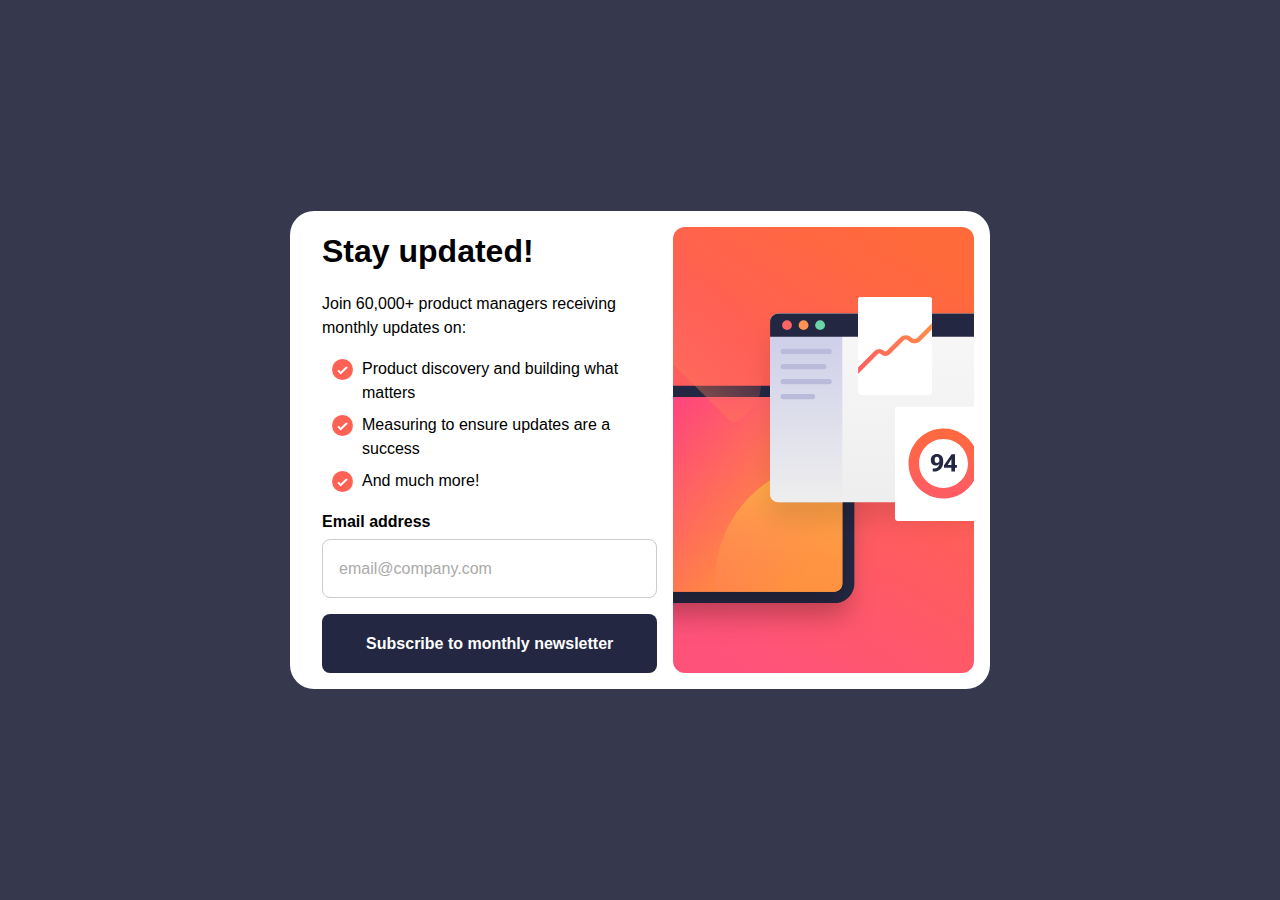
<file: index.html>
<!DOCTYPE html>
<html lang="en">
  <head>
    <title>
      Frontend Mentor | Newsletter sign-up form with success message
    </title>
    <meta charset="UTF-8" />
    <meta name="viewport" content="width=device-width, initial-scale=1.0" />
    <link
      rel="icon"
      type="image/png"
      sizes="32x32"
      href="./assets/images/favicon-32x32.png"
    />
    <link rel="stylesheet" href="style.css" />
    <script defer src="index.js"></script>
  </head>
  <body>
    <!-- Sign-up form start -->
    <div class="card">
      <picture class="card__header">
        <source
          srcset="./assets/images/illustration-sign-up-desktop.svg"
          media="(min-width: 700px)"
        />
        <img src="./assets/images/illustration-sign-up-mobile.svg" alt="" />
      </picture>
      <div class="card__content">
        <h2 class="card__heading">Stay updated!</h2>
        <p class="card__desc">
          Join 60,000+ product managers receiving monthly updates on:
        </p>
        <ul class="card__features">
          <li>Product discovery and building what matters</li>
          <li>Measuring to ensure updates are a success</li>
          <li>And much more!</li>
        </ul>
        <form id="form" class="form" novalidate>
          <div id="emial-field" class="email-field" aria-invalid="false">
            <div class="label">
              <label for="email">Email address</label>
              <label id="unvalid-email" class="error-message"
                >Valid email required</label
              >
            </div>
            <input
              id="email"
              class="email"
              name="email"
              type="email"
              autocomplete="off"
              placeholder="email@company.com"
            />
          </div>
          <button id="submit-btn" class="button" type="submit">
            Subscribe to monthly newsletter
          </button>
        </form>
      </div>
    </div>

    <!-- Sign-up form end -->

    <!-- Success message start -->

    <!-- Thanks for subscribing! A confirmation email has been sent to
    ash@loremcompany.com. Please open it and click the button inside to confirm
    your subscription. Dismiss message -->

    <!-- Success message end -->

    <!-- <div class="attribution">
      Challenge by
      <a href="https://www.frontendmentor.io?ref=challenge" target="_blank"
        >Frontend Mentor</a
      >. Coded by <a href="#">Your Name Here</a>.
    </div> -->
  </body>
</html>
</file>
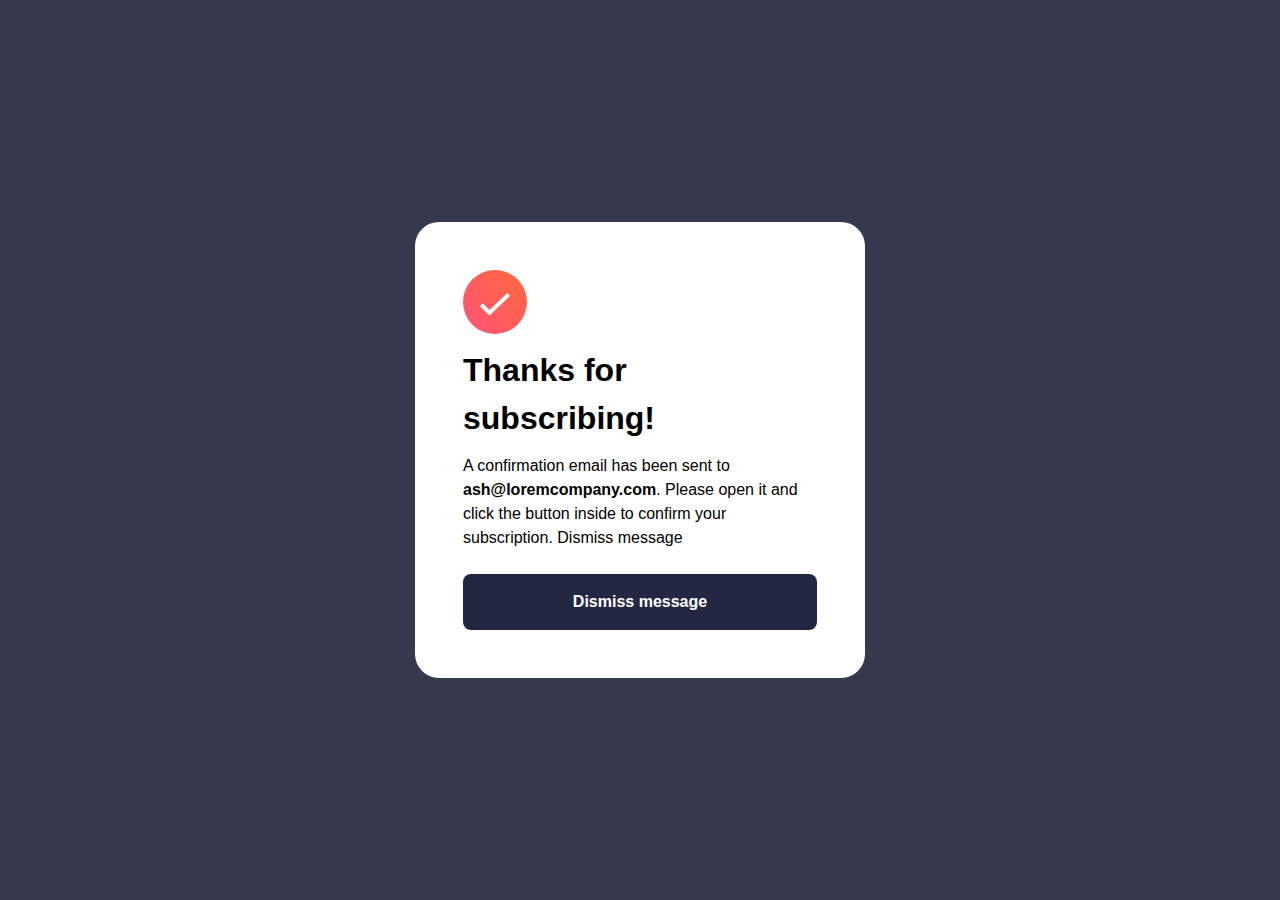
<file: sucess.html>
<!DOCTYPE html>
<html lang="en">
  <head>
    <title>
      Frontend Mentor | Newsletter sign-up form with success message
    </title>
    <meta charset="UTF-8" />
    <meta name="viewport" content="width=device-width, initial-scale=1.0" />
    <link
      rel="icon"
      type="image/png"
      sizes="32x32"
      href="./assets/images/favicon-32x32.png"
    />
    <link rel="stylesheet" href="style.css" />
    <style>
      .card {
        height: 100vh;
        display: flex;
        flex-direction: column;
        padding-block-start: 10rem;
        padding-block-end: 1.5rem;
        padding-inline: 1.5rem;
        justify-content: space-between;
      }
      .card .content {
        display: grid;
        gap: 0.75rem;
      }
      .card h2 {
        font-size: 2rem;
        font-weight: 700;
      }
      .card .grid-flow {
        display: grid;
        gap: 15rem;
      }
      @media (min-width: 700px) {
        .card {
          grid-template-columns: 1fr !important;
          height: auto !important;
          padding: 3rem !important;
          max-width: 450px;
          gap: 1.5rem;
        }
      }
    </style>
    <script defer src="sucess.js"></script>
  </head>
  <body>
    <div class="card">
      <div class="content">
        <img src="./assets/images/icon-success.svg" alt="" />

        <h2>Thanks for subscribing!</h2>
        <div class="grid-flow">
          <p>
            A confirmation email has been sent to
            <span id="mail">ash@loremcompany.com</span>. Please open it and
            click the button inside to confirm your subscription. Dismiss
            message
          </p>
        </div>
      </div>
      <button class="button"><a href="index.html">Dismiss message</a></button>
    </div>
  </body>
</html>
</file>
<file: style.css>
@import url("https://fonts.googleapis.com/css2?family=Roboto:wght@400;700&display=swap");
:root {
  --clr-primary-tomato-700: hsl(4, 100%, 67%);

  --clr-neutral-grey-900: hsl(234, 29%, 20%);
  --clr-neutral-grey-500: hsl(235, 18%, 26%);
  --clr-neutral-grey-100: hsl(231, 7%, 60%);
  --clr-White: hsl(0, 0%, 100%);

  --ff-normal: "Robot", sans-serif;

  --fw-regular: 400;
  --fw-bold: 700;
}
/*
  1. Use a more-intuitive box-sizing model.
*/
*,
*::before,
*::after {
  box-sizing: border-box;
}
/*
  2. Remove default margin
*/
* {
  margin: 0;
}
/*
  Typographic tweaks!
  3. Add accessible line-height
  4. Improve text rendering
*/
body {
  line-height: 1.5;
  -webkit-font-smoothing: antialiased;
  min-height: 100vh;
}
/*
  5. Improve media defaults
*/
img,
picture,
video,
canvas,
svg {
  display: block;
  max-width: 100%;
}
/*
  6. Remove built-in form typography styles
*/
input,
button,
textarea,
select {
  font: inherit;
  display: block;
  background: none;
}
/*
  7. Avoid text overflows
*/
p,
h1,
h2,
h3,
h4,
h5,
h6 {
  overflow-wrap: break-word;
}
/*
  8. Create a root stacking context
*/
#root,
#__next {
  isolation: isolate;
}
ul {
  list-style-type: none;
  list-style: none;
}
a {
  text-decoration: none;
  color: inherit;
}

body {
  background-color: var(--clr-neutral-grey-500);
  font-family: var(--ff-normal);
  display: flex;
  justify-content: center;
  align-items: center;
}
.card {
  width: 100%;
  background-color: white;
}

.card__header,
.card__header img {
  width: 100%;
}

.card__content {
  padding-block: 2rem;
  padding-inline: 1.5rem;
  display: grid;
  gap: 1.25rem;
}
@media (min-width: 700px) {
  body {
    padding: 1rem;
  }
  .card {
    display: grid;
    grid-template-columns: 1.1fr 0.9fr;
    max-width: 700px;
    padding: 1rem;
    border-radius: 24px;
    padding: 16px;
  }
  .card__header {
    order: 2;
    height: 100%;
  }
  .card__header img {
    height: 100%;
  }
  .card__content {
    padding-block: 0;
    padding-inline: 1rem;
    gap: 0.75rem;
  }
}
.card__heading {
  font-weight: var(--fw-bold);
  font-size: 2rem;
}
.card__features li {
  margin-bottom: 0.5rem;
  position: relative;
}
.card__features li:last-child {
  margin-bottom: 0;
}

.card__features li::before {
  content: "";
  position: absolute;
  display: block;
  width: 21px;
  height: 21px;
  background-image: url(./assets/images/icon-list.svg);
  left: -30px;
  top: 2px;
}
.form {
  display: grid;
  gap: 1rem;
}
.form .email-field {
  display: grid;
  gap: 4px;
}
.form .email-field .label {
  display: flex;
  justify-content: space-between;
  font-weight: var(--fw-bold);
}
.form .email-field[aria-invalid="false"] .label .error-message {
  display: none;
}
.form .email-field[aria-invalid="true"] .label .error-message {
  display: block;
  color: hsl(5, 100%, 70%);
}
.form .email-field .email {
  width: 100%;
  padding: 1rem;
  border-radius: 8px;
}
.form .email-field[aria-invalid="false"] .email {
  border: 1px solid #ccc;
}
.form .email-field[aria-invalid="true"] .email {
  color: hsl(5, 100%, 70%);
  border: 2px solid hsl(5, 100%, 70%);
  background-color: hsl(5, 100%, 95%);
}
.form .email:focus {
  outline: 1px solid;
}

.form .email::placeholder {
  color: #aaa;
}
.form .error[aria-hidden="true"] {
  display: none;
}
.form .error[aria-hidden="false"] {
  display: block;
  color: var(--clr-primary-tomato-700);
  font-weight: var(--fw-bold);
}

.button {
  width: 100%;
  padding: 1rem;
  color: var(--clr-White);
  background-color: var(--clr-neutral-grey-900);
  border-radius: 8px;
  font-weight: var(--fw-bold);
  border: none;
  outline: none;
  cursor: pointer;
}
.button:hover {
  background-color: var(--clr-primary-tomato-700);
  background: linear-gradient(to right, #ff5378, var(--clr-primary-tomato-700));
  box-shadow: var(--clr-primary-tomato-700) -4px 9px 25px -6px;
}

span {
  font-weight: var(--fw-bold);
}
</file>
